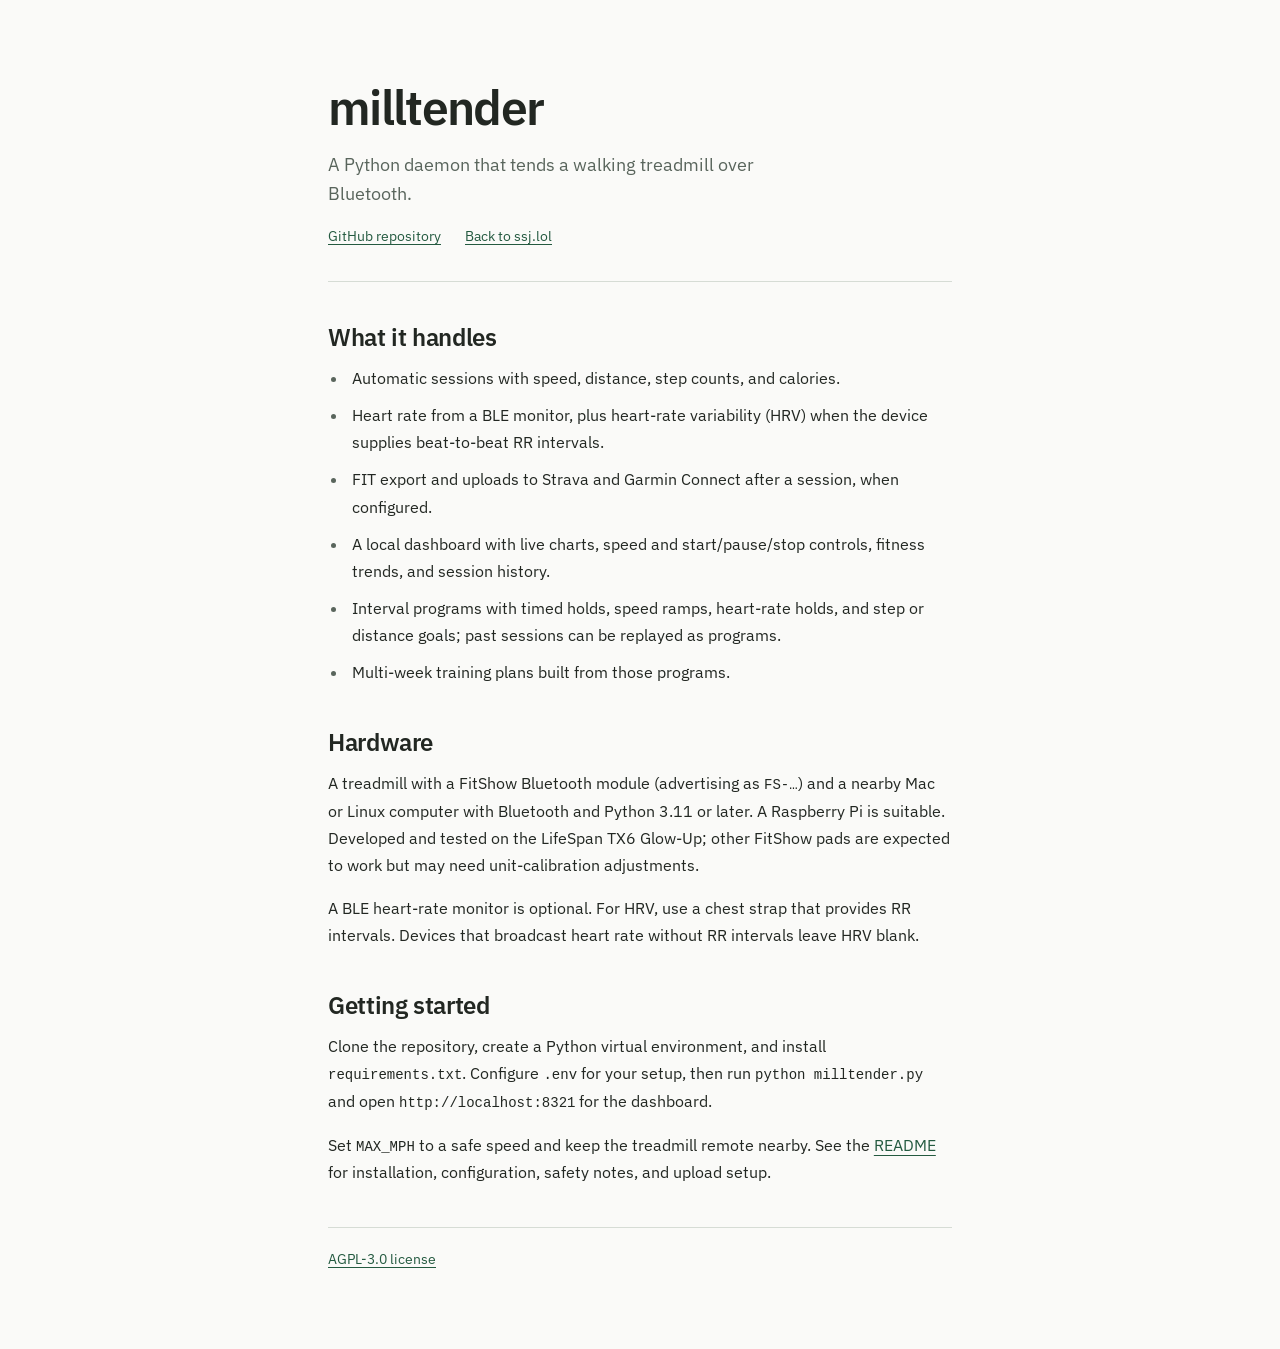
<file: site/index.html>
<!doctype html>
<html lang="en">
<head>
  <meta charset="utf-8">
  <meta name="viewport" content="width=device-width, initial-scale=1">
  <title>milltender — treadmill recording and control</title>
  <script data-goatcounter="https://milltender.goatcounter.com/count"
          async src="//gc.zgo.at/count.js"></script>
  <meta name="description" content="A Python daemon for FitShow Bluetooth treadmills: automatic session recording, heart rate and HRV, a local dashboard, and optional Strava and Garmin uploads.">
  <link rel="canonical" href="https://milltender.ssj.lol/">
  <meta property="og:type" content="website">
  <meta property="og:site_name" content="milltender">
  <meta property="og:locale" content="en_US">
  <meta property="og:title" content="milltender — treadmill recording and control">
  <meta property="og:description" content="A Python daemon for FitShow Bluetooth treadmills: automatic session recording, heart rate and HRV, a local dashboard, and optional Strava and Garmin uploads.">
  <meta property="og:url" content="https://milltender.ssj.lol/">
  <meta property="og:image" content="https://milltender.ssj.lol/og.png">
  <meta property="og:image:width" content="1120">
  <meta property="og:image:height" content="570">
  <meta property="og:image:alt" content="milltender live dashboard showing treadmill speed, heart rate, time, distance, steps, cadence, and calories.">
  <meta name="twitter:card" content="summary_large_image">
  <script type="application/ld+json">
  {
    "@context": "https://schema.org",
    "@type": "SoftwareSourceCode",
    "name": "milltender",
    "description": "A Python daemon for FitShow Bluetooth treadmills: automatic session recording, heart rate and HRV, a local dashboard, and optional Strava and Garmin uploads.",
    "url": "https://milltender.ssj.lol/",
    "codeRepository": "https://github.com/sstjohn/milltender",
    "programmingLanguage": "Python",
    "license": "https://github.com/sstjohn/milltender/blob/main/LICENSE",
    "author": {
      "@type": "Person",
      "name": "Saul St John",
      "url": "https://ssj.lol/"
    }
  }
  </script>
  <meta name="color-scheme" content="light dark">
  <link rel="icon" href="favicon.svg" type="image/svg+xml">
  <link rel="stylesheet" href="style.css">
</head>
<body>
  <header>
    <h1>milltender</h1>
    <p>A Python daemon that tends a walking treadmill over Bluetooth.</p>
    <nav aria-label="Project links">
      <a href="https://github.com/sstjohn/milltender">GitHub repository</a>
      <a href="https://ssj.lol">Back to ssj.lol</a>
    </nav>
  </header>

  <main>
    <section aria-labelledby="features">
      <h2 id="features">What it handles</h2>
      <ul>
        <li>Automatic sessions with speed, distance, step counts, and calories.</li>
        <li>Heart rate from a BLE monitor, plus heart-rate variability (HRV)
          when the device supplies beat-to-beat RR intervals.</li>
        <li>FIT export and uploads to Strava and Garmin Connect after a session,
          when configured.</li>
        <li>A local dashboard with live charts, speed and start/pause/stop
          controls, fitness trends, and session history.</li>
        <li>Interval programs with timed holds, speed ramps, heart-rate holds,
          and step or distance goals; past sessions can be replayed as programs.</li>
        <li>Multi-week training plans built from those programs.</li>
      </ul>
    </section>

    <section aria-labelledby="hardware">
      <h2 id="hardware">Hardware</h2>
      <p>A treadmill with a FitShow Bluetooth module (advertising as
        <code>FS-…</code>) and a nearby Mac or Linux computer with Bluetooth and
        Python 3.11 or later. A Raspberry Pi is suitable. Developed and tested
        on the LifeSpan TX6 Glow-Up; other FitShow pads are expected to work
        but may need unit-calibration adjustments.</p>
      <p>A BLE heart-rate monitor is optional. For HRV, use a chest strap that
        provides RR intervals. Devices that broadcast heart rate without RR intervals leave HRV blank.</p>
    </section>

    <section aria-labelledby="start">
      <h2 id="start">Getting started</h2>
      <p>Clone the repository, create a Python virtual environment, and install
        <code>requirements.txt</code>. Configure <code>.env</code> for your
        setup, then run <code>python milltender.py</code> and open
        <code>http://localhost:8321</code> for the dashboard.</p>
      <p>Set <code>MAX_MPH</code> to a safe speed and keep the treadmill remote
        nearby. See the <a href="https://github.com/sstjohn/milltender#readme">README</a>
        for installation, configuration, safety notes, and upload setup.</p>
    </section>
  </main>

  <footer>
    <p><a href="https://github.com/sstjohn/milltender/blob/main/LICENSE">AGPL-3.0 license</a></p>
  </footer>
</body>
</html>
</file>
<file: site/style.css>
@font-face { font-family: "IBM Plex Sans"; font-weight: 400; font-display: swap; src: url("fonts/ibm-plex-sans-400.woff2") format("woff2"); }
@font-face { font-family: "IBM Plex Sans"; font-weight: 600; font-display: swap; src: url("fonts/ibm-plex-sans-600.woff2") format("woff2"); }
:root {
  color-scheme: light dark;
  --page: #fafaf8;
  --ink: #222722;
  --muted: #59655c;
  --link: #245a40;
  --rule: #d6dcd5;
}
* { box-sizing: border-box; }
body {
  max-width: 42rem;
  margin: 0 auto;
  padding: clamp(2.5rem, 8vw, 5rem) 1.5rem;
  background: var(--page);
  color: var(--ink);
  font-family: "IBM Plex Sans", -apple-system, BlinkMacSystemFont, "Segoe UI", system-ui, sans-serif;
  font-size: 1rem;
  line-height: 1.7;
  overflow-wrap: anywhere;
}
h1, h2 { font-weight: 600; }
h1 { margin: 0 0 1rem; font-size: clamp(2.25rem, 7vw, 3rem); line-height: 1.15; letter-spacing: -0.035em; }
h2 { margin: 0 0 0.75rem; font-size: 1.5rem; line-height: 1.3; letter-spacing: -0.015em; }
p { margin: 0 0 1rem; }
a { color: var(--link); text-decoration-thickness: 1px; text-underline-offset: 0.22em; }
a:hover { text-decoration-thickness: 2px; }
a:focus-visible { outline: 2px solid currentColor; outline-offset: 4px; border-radius: 1px; }
footer { margin-top: 2.5rem; padding-top: 1.25rem; border-top: 1px solid var(--rule); font-size: 0.875rem; }
footer p { margin: 0; }
@media (prefers-color-scheme: dark) {
  :root {
    --page: #171b18;
    --ink: #e5e9e3;
    --muted: #a6b0a7;
    --link: #a5d5b6;
    --rule: #39443b;
  }
}
header { padding-bottom: 2rem; border-bottom: 1px solid var(--rule); }
header > p { max-width: 32rem; color: var(--muted); font-size: 1.125rem; line-height: 1.6; }
nav { display: flex; flex-wrap: wrap; gap: 0.5rem 1.5rem; font-size: 0.875rem; }
section { margin-top: 2.5rem; }
ul { margin: 0; padding-left: 1.25rem; }
li { padding-left: 0.25rem; }
li + li { margin-top: 0.625rem; }
li::marker { color: var(--muted); }
code { font-family: ui-monospace, SFMono-Regular, Consolas, monospace; font-size: 0.875em; }
</file>
